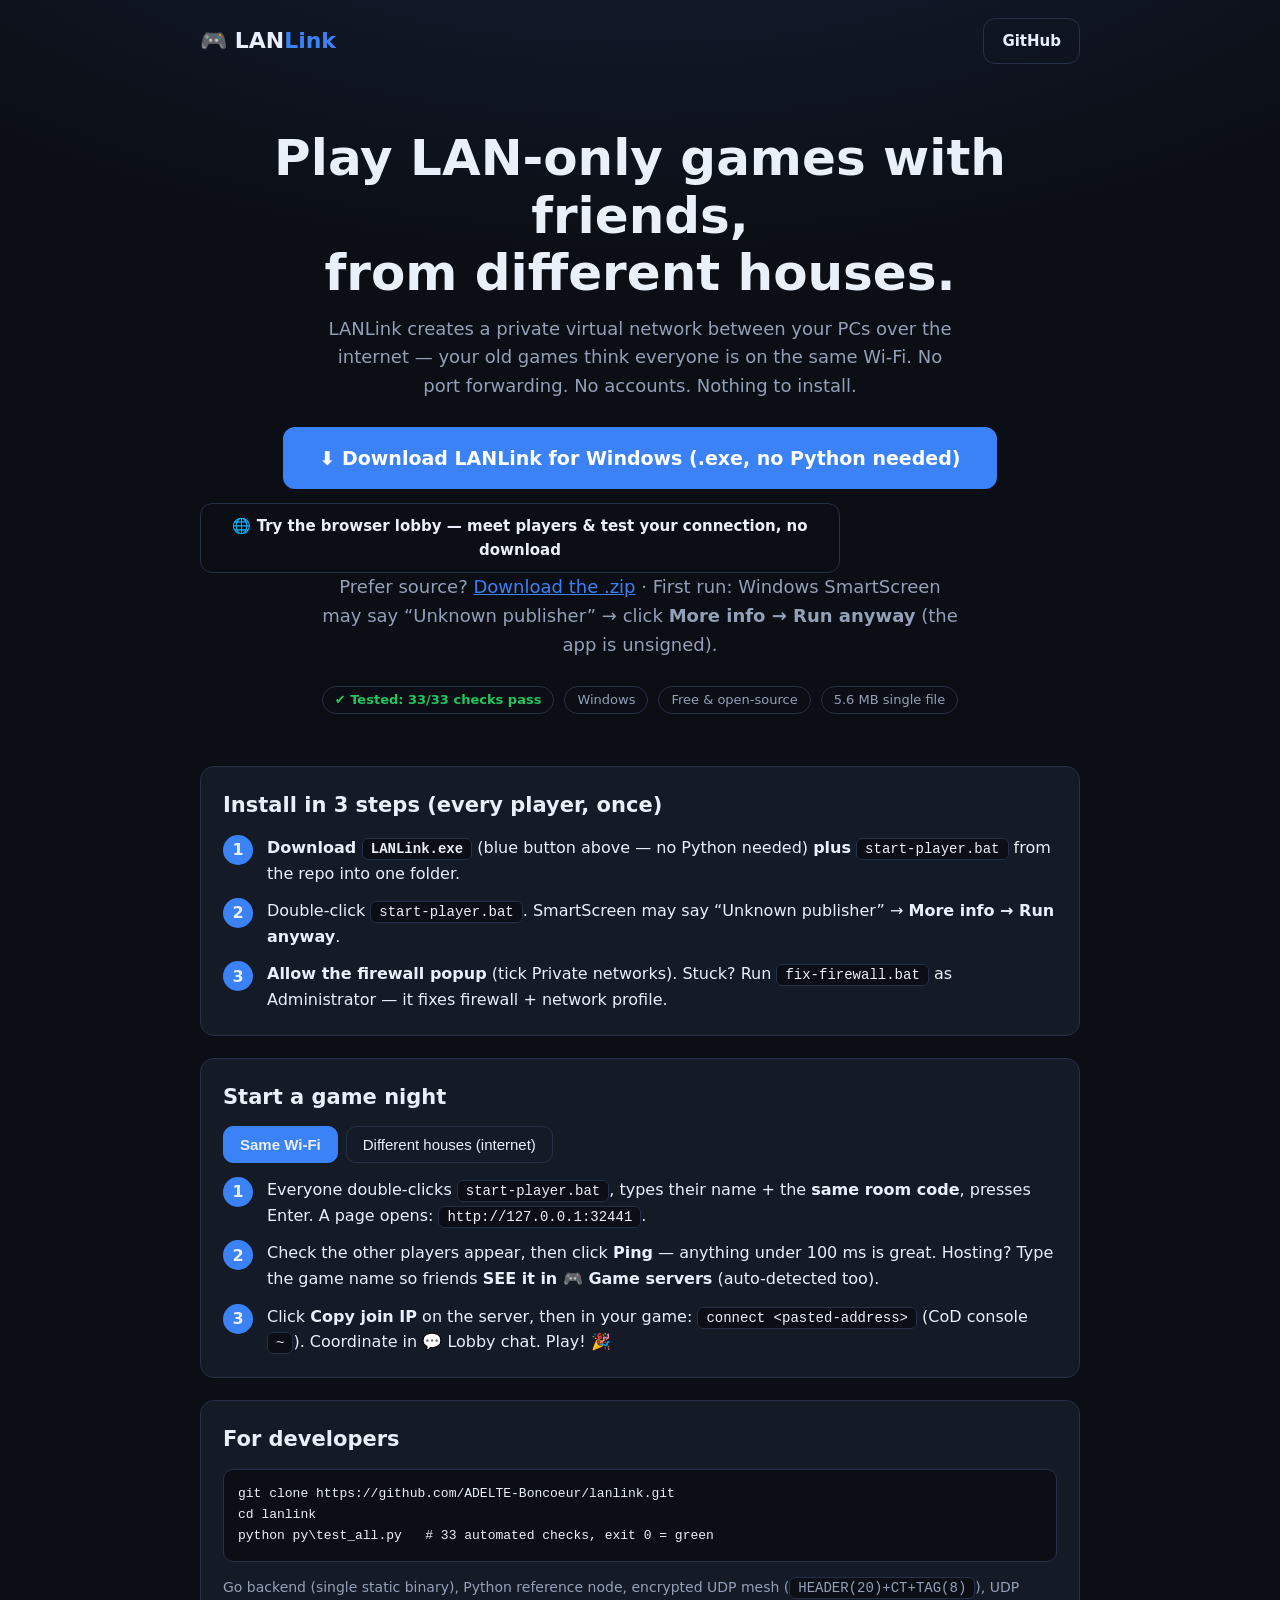
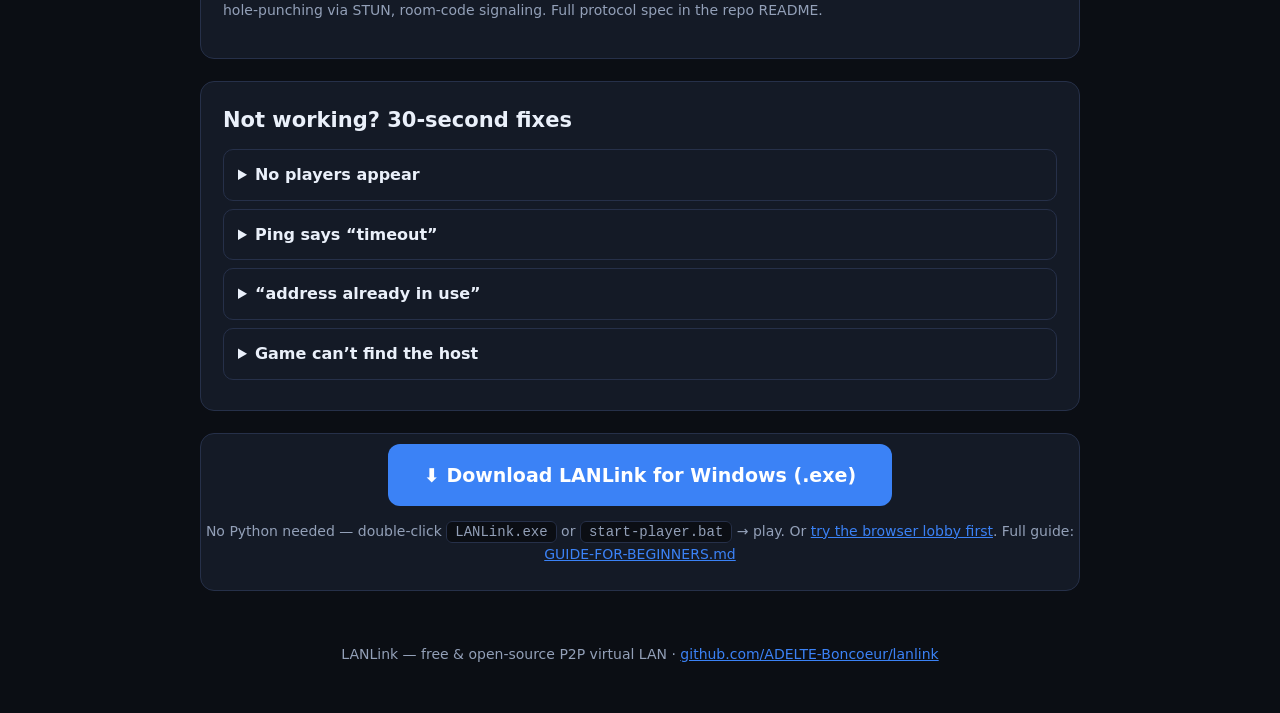
<file: index.html>
<!DOCTYPE html>
<html lang="en">
<head>
<meta charset="utf-8">
<meta name="viewport" content="width=device-width, initial-scale=1">
<title>LANLink — Play LAN games with friends over the internet</title>
<meta name="description" content="Free, portable P2P virtual LAN for retro LAN gaming. No port forwarding, no install. Download the ZIP, double-click, play.">
<style>
:root{color-scheme:dark;--bg:#0b0e14;--card:#141a26;--line:#263049;--txt:#eaf0fa;--dim:#93a0b8;--acc:#3b82f6;--grn:#22c55e}
*{box-sizing:border-box}body{margin:0;background:radial-gradient(1000px 500px at 50% -10%,#16213a,var(--bg));color:var(--txt);font:16px/1.6 system-ui,"Segoe UI",Roboto,sans-serif}
.wrap{max-width:920px;margin:0 auto;padding:0 20px}
header.top{display:flex;justify-content:space-between;align-items:center;padding:18px 0}
.logo{font-size:22px;font-weight:800}.logo span{color:var(--acc)}
a.btn{display:inline-block;background:var(--acc);color:#fff;font-weight:700;text-decoration:none;border-radius:12px;padding:14px 28px;font-size:17px;border:0;cursor:pointer}
a.btn:hover{filter:brightness(1.12)}a.btn.big{font-size:19px;padding:16px 36px}
.btn.ghost{background:transparent;border:1px solid var(--line);color:var(--txt);font-size:15px;padding:10px 18px}
.hero{text-align:center;padding:48px 0 30px}.hero h1{font-size:clamp(30px,5vw,50px);margin:0 0 12px;line-height:1.15}
.hero p{color:var(--dim);font-size:18px;max-width:640px;margin:0 auto 26px}
.badges{display:flex;gap:10px;justify-content:center;flex-wrap:wrap;margin-top:18px;color:var(--dim);font-size:13px}
.badges span{border:1px solid var(--line);border-radius:20px;padding:3px 12px}
.card{background:var(--card);border:1px solid var(--line);border-radius:14px;padding:22px;margin:22px 0}
.card h2{margin:0 0 12px;font-size:21px}
.steps{display:grid;gap:12px}.step{display:flex;gap:14px;align-items:flex-start}
.n{background:var(--acc);border-radius:50%;min-width:30px;height:30px;display:flex;align-items:center;justify-content:center;font-weight:800}
code{background:#0b0e14;border:1px solid var(--line);border-radius:6px;padding:2px 8px;font-family:Consolas,monospace;font-size:14px;word-break:break-all}
pre{background:#0b0e14;border:1px solid var(--line);border-radius:10px;padding:14px;overflow:auto;font-size:13px}
.tabs{display:flex;gap:8px;margin-bottom:14px;flex-wrap:wrap}
.tab{background:transparent;border:1px solid var(--line);color:var(--txt);border-radius:10px;padding:9px 16px;cursor:pointer;font-size:15px}
.tab.on{background:var(--acc);border-color:var(--acc);font-weight:700}
details{border:1px solid var(--line);border-radius:10px;padding:12px 14px;margin:8px 0}
summary{cursor:pointer;font-weight:600}
footer{color:var(--dim);text-align:center;padding:30px 0 50px;font-size:14px}
footer a{color:var(--acc)}
.dlbox{text-align:center;padding:10px 0}
.note{color:var(--dim);font-size:14px}
.ok{color:var(--grn);font-weight:700}
</style>
</head>
<body>
<div class="wrap">

<header class="top">
  <div class="logo">🎮 LAN<span>Link</span></div>
  <a class="btn ghost" href="https://github.com/ADELTE-Boncoeur/lanlink">GitHub</a>
</header>

<section class="hero">
  <h1>Play LAN-only games with friends,<br>from different houses.</h1>
  <p>LANLink creates a private virtual network between your PCs over the internet — your old games think everyone is on the same Wi-Fi. No port forwarding. No accounts. Nothing to install.</p>
  <a class="btn big" href="https://github.com/ADELTE-Boncoeur/lanlink/raw/main/LANLink.exe">⬇ Download LANLink for Windows (.exe, no Python needed)</a>
  <p style="margin:14px 0 0"><a class="btn ghost" href="lobby.html">🌐 Try the browser lobby — meet players &amp; test your connection, no download</a></p>
  <p class="note">Prefer source? <a href="https://github.com/ADELTE-Boncoeur/lanlink/archive/refs/heads/main.zip" style="color:var(--acc)">Download the .zip</a> · First run: Windows SmartScreen may say “Unknown publisher” → click <b>More info → Run anyway</b> (the app is unsigned).</p>
  <div class="badges"><span class="ok">✔ Tested: 33/33 checks pass</span><span>Windows</span><span>Free &amp; open-source</span><span>5.6 MB single file</span></div>
</section>

<section class="card">
  <h2>Install in 3 steps (every player, once)</h2>
  <div class="steps">
    <div class="step"><div class="n">1</div><div><b>Download <code>LANLink.exe</code></b> (blue button above — no Python needed) <b>plus</b> <code>start-player.bat</code> from the repo into one folder.</div></div>
    <div class="step"><div class="n">2</div><div>Double-click <code>start-player.bat</code>. SmartScreen may say “Unknown publisher” → <b>More info → Run anyway</b>.</div></div>
    <div class="step"><div class="n">3</div><div><b>Allow the firewall popup</b> (tick Private networks). Stuck? Run <code>fix-firewall.bat</code> as Administrator — it fixes firewall + network profile.</div></div>
  </div>
</section>

<section class="card">
  <h2>Start a game night</h2>
  <div class="tabs">
    <button class="tab on" onclick="show('wifi',this)">Same Wi-Fi</button>
    <button class="tab" onclick="show('net',this)">Different houses (internet)</button>
  </div>
  <div id="wifi">
    <div class="steps">
      <div class="step"><div class="n">1</div><div>Everyone double-clicks <code>start-player.bat</code>, types their name + the <b>same room code</b>, presses Enter. A page opens: <code>http://127.0.0.1:32441</code>.</div></div>
      <div class="step"><div class="n">2</div><div>Check the other players appear, then click <b>Ping</b> — anything under 100 ms is great. Hosting? Type the game name so friends <b>SEE it in 🎮 Game servers</b> (auto-detected too).</div></div>
      <div class="step"><div class="n">3</div><div>Click <b>Copy join IP</b> on the server, then in your game: <code>connect &lt;pasted-address&gt;</code> (CoD console <code>~</code>). Coordinate in 💬 Lobby chat. Play! 🎉</div></div>
    </div>
  </div>
  <div id="net" style="display:none">
    <div class="steps">
      <div class="step"><div class="n">1</div><div>One friend double-clicks <code>start-signaling.bat</code> and leaves the window open — this is the “meeting point” that introduces players (game data still flows directly PC-to-PC).</div></div>
      <div class="step"><div class="n">2</div><div>That friend shares their address (<code>ipconfig</code> → IPv4, or google “what is my ip”) and an invented <b>Room Code</b> like <code>HALO-42</code>.</div></div>
      <div class="step"><div class="n">3</div><div>Everyone runs <code>start-player.bat</code>, pastes <code>http://THAT-ADDRESS:32440</code> as the server, enters the same Room Code — then plays exactly like a LAN game.</div></div>
    </div>
  </div>
</section>

<section class="card">
  <h2>For developers</h2>
  <pre>git clone https://github.com/ADELTE-Boncoeur/lanlink.git
cd lanlink
python py\test_all.py   # 33 automated checks, exit 0 = green</pre>
  <p class="note">Go backend (single static binary), Python reference node, encrypted UDP mesh (<code>HEADER(20)+CT+TAG(8)</code>), UDP hole-punching via STUN, room-code signaling. Full protocol spec in the repo README.</p>
</section>

<section class="card">
  <h2>Not working? 30-second fixes</h2>
  <details><summary>No players appear</summary><p class="note">Same Room Code on all PCs (capitals matter) · same signaling address · firewall allowed Python · wait 30 seconds.</p></details>
  <details><summary>Ping says “timeout”</summary><p class="note">Firewall blocked it — allow Python through, keep both black windows open.</p></details>
  <details><summary>“address already in use”</summary><p class="note">An old window is still running — close all black LANLink windows, wait 10 s, retry.</p></details>
  <details><summary>Game can’t find the host</summary><p class="note">Join with the host’s <b>virtual</b> IP (<code>10.242.x.y</code> from the page), not their normal IP, and host in the game’s LAN mode.</p></details>
</section>

<div class="card dlbox">
  <a class="btn big" href="https://github.com/ADELTE-Boncoeur/lanlink/raw/main/LANLink.exe">⬇ Download LANLink for Windows (.exe)</a>
  <p class="note">No Python needed — double-click <code>LANLink.exe</code> or <code>start-player.bat</code> → play. Or <a href="lobby.html" style="color:var(--acc)">try the browser lobby first</a>. Full guide: <a href="https://github.com/ADELTE-Boncoeur/lanlink/blob/main/GUIDE-FOR-BEGINNERS.md" style="color:var(--acc)">GUIDE-FOR-BEGINNERS.md</a></p>
</div>

<footer>LANLink — free &amp; open-source P2P virtual LAN · <a href="https://github.com/ADELTE-Boncoeur/lanlink">github.com/ADELTE-Boncoeur/lanlink</a></footer>
</div>
<script>
function show(id,btn){document.getElementById('wifi').style.display=id==='wifi'?'block':'none';document.getElementById('net').style.display=id==='net'?'block':'none';document.querySelectorAll('.tab').forEach(t=>t.classList.remove('on'));btn.classList.add('on');}
</script>
</body>
</html>
</file>
